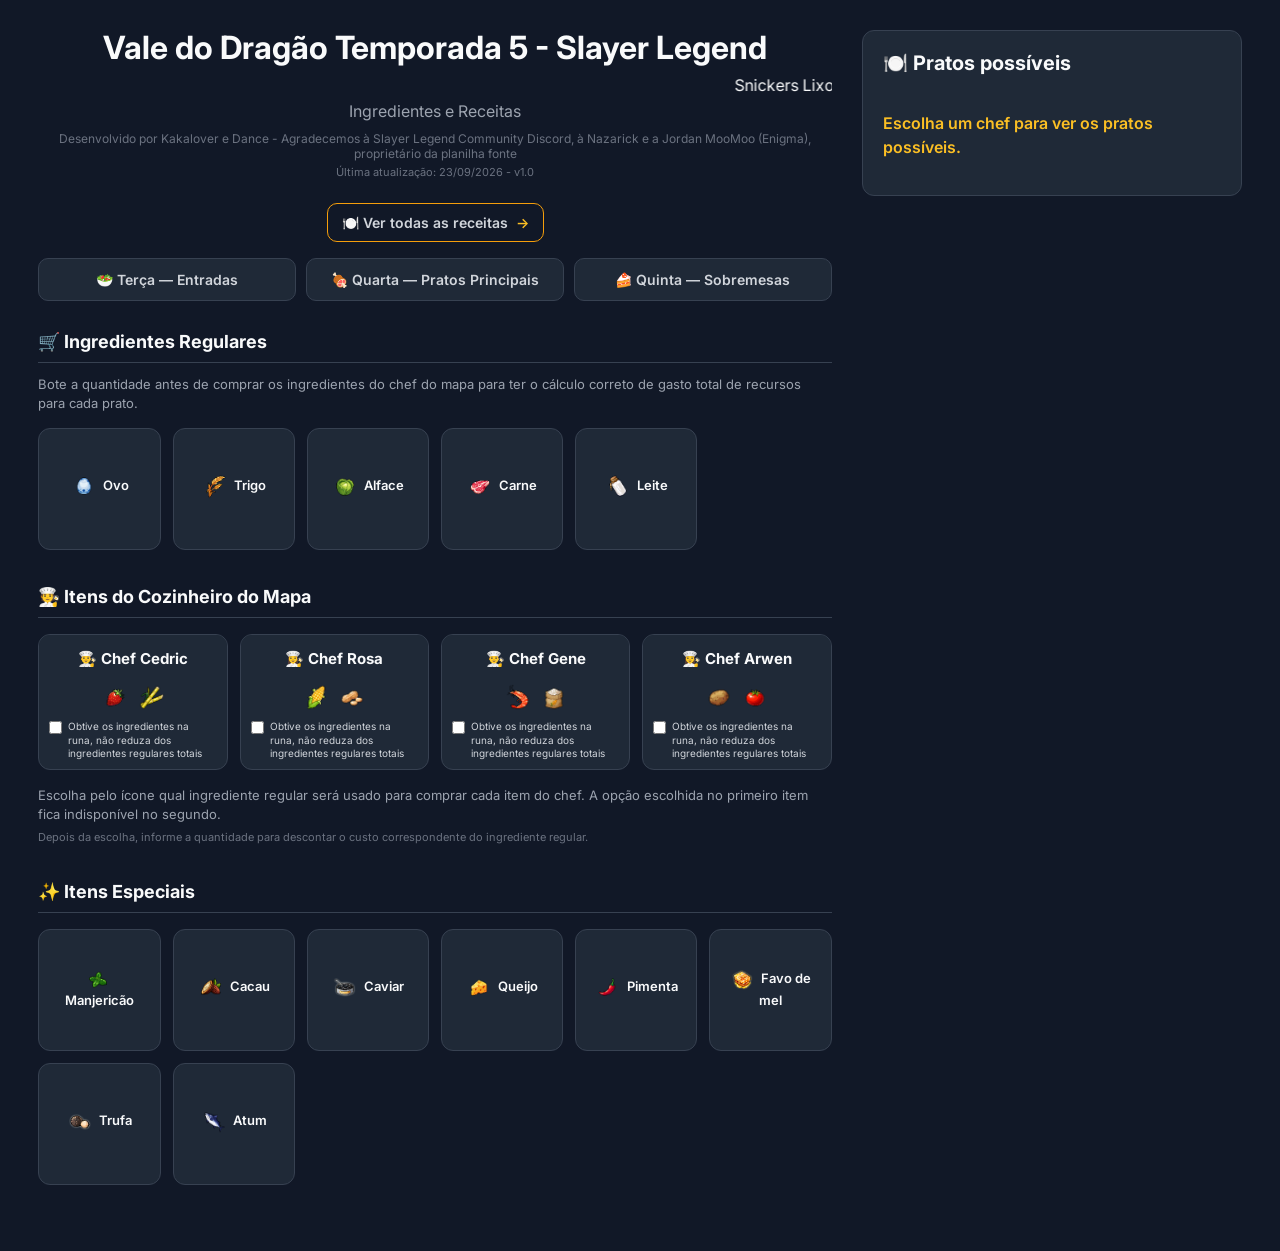
<file: index.html>
<!DOCTYPE html>
<html lang="pt-BR">

<head>
    <meta charset="UTF-8">
    <meta name="viewport" content="width=device-width, initial-scale=1.0">
    <title>Vale do Dragão Temporada 5 - Slayer Legend</title>
    <link rel="preconnect" href="https://fonts.googleapis.com">
    <link rel="preconnect" href="https://fonts.gstatic.com" crossorigin>
    <link href="https://fonts.googleapis.com/css2?family=Inter:wght@400;600;700&display=swap" rel="stylesheet">
    <link rel="stylesheet" href="style.css">
</head>

<body>

    <main class="container">

        <section class="main-content">

            <h1>Vale do Dragão Temporada 5 - Slayer Legend</h1>
            <marquee>Snickers Lixo! - Dance, 2026&nbsp;&nbsp;&nbsp;&nbsp;sai dai mirai nikki - Pevin, 2026&nbsp;&nbsp;&nbsp;&nbsp;,conforme,&nbsp;&nbsp;&nbsp;&nbsp;calma rabo de fada - Pevin, 2026&nbsp;&nbsp;&nbsp;&nbsp;Ban no Tales&nbsp;&nbsp;&nbsp;&nbsp;Mamo pelo amor de deus - Tales, 2025</marquee>
            <p class="subtitle">
                Ingredientes e Receitas
            </p>
            <p class="credits">Desenvolvido por Kakalover e Dance - Agradecemos à Slayer Legend Community Discord, à Nazarick e a Jordan MooMoo (Enigma), proprietário da planilha fonte</p>
            <p class="last-update">Última atualização: 23/09/2026 - v1.0</p>
            <a class="catalog-link catalog-link-top" href="receitas.html">🍽️ Ver todas as receitas <span>→</span></a>

            <!-- DAY SELECTOR -->
            <div class="day-selector">
                <button class="day-btn" data-day="Terca">🥗 Terça — Entradas</button>
                <button class="day-btn" data-day="Quarta">🍖 Quarta — Pratos Principais</button>
                <button class="day-btn" data-day="Quinta">🍰 Quinta — Sobremesas</button>
            </div>

            <!-- REGULAR INGREDIENTS -->
            <section class="ingredients-section">
                <h2>🛒 Ingredientes Regulares</h2>
                <p class="section-note">Bote a quantidade antes de comprar os ingredientes do chef do mapa para ter o cálculo correto de gasto total de recursos para cada prato.</p>
                <div class="ingredients">
                    <div class="ingredient-box">
                        <label for="Ovo"><img class="ingredient-icon" src="assets/ingredients/Ovo.png" alt=""> Ovo</label>
                        <input id="Ovo" type="number" min="0" value="0">
                    </div>
                    <div class="ingredient-box">
                        <label for="Trigo"><img class="ingredient-icon" src="assets/ingredients/Trigo.png" alt=""> Trigo</label>
                        <input id="Trigo" type="number" min="0" value="0">
                    </div>
                    <div class="ingredient-box">
                        <label for="Alface"><img class="ingredient-icon" src="assets/ingredients/Alface.png" alt=""> Alface</label>
                        <input id="Alface" type="number" min="0" value="0">
                    </div>
                    <div class="ingredient-box">
                        <label for="Carne"><img class="ingredient-icon" src="assets/ingredients/Carne.png" alt=""> Carne</label>
                        <input id="Carne" type="number" min="0" value="0">
                    </div>
                    <div class="ingredient-box">
                        <label for="Leite"><img class="ingredient-icon" src="assets/ingredients/Leite.png" alt=""> Leite</label>
                        <input id="Leite" type="number" min="0" value="0">
                    </div>
                </div>
            </section>

            <!-- MAP CHEF -->
            <section class="ingredients-section">
                <h2>🧑‍🍳 Itens do Cozinheiro do Mapa</h2>

                <div class="chefs-container">
                    <div class="chef-card" data-chef="cedric">
                        <div class="chef-header">👨‍🍳 Chef Cedric</div>
                        <div class="chef-preview" aria-label="Ingredientes do Chef Cedric"></div>
                        <label class="chef-checkbox purchased-checkbox"><input type="checkbox"> Eu já comprei os ingredientes, não reduza dos ingredientes regulares totais</label>
                        <label class="chef-checkbox rune-checkbox"><input type="checkbox"> Obtive os ingredientes na runa, não reduza dos ingredientes regulares totais</label>
                        <div class="chef-items">
                            <div class="ingredient-box map-chef-item" data-id="Morango">
                                <label><img class="ingredient-icon" src="assets/ingredients/Morango.png" alt=""> Morango</label>
                                <div class="chef-cost-options" aria-label="Escolha o ingrediente usado para comprar Morango"></div>
                                <input type="number" min="0" step="10" value="0">
                            </div>
                            <div class="ingredient-box map-chef-item" data-id="Cana-de-açúcar">
                                <label><img class="ingredient-icon" src="assets/ingredients/Cana-de-açúcar.png" alt=""> Cana-de-açúcar</label>
                                <div class="chef-cost-options" aria-label="Escolha o ingrediente usado para comprar Cana-de-açúcar"></div>
                                <input type="number" min="0" step="10" value="0">
                            </div>
                        </div>
                    </div>

                    <div class="chef-card" data-chef="rosa">
                        <div class="chef-header">👩‍🍳 Chef Rosa</div>
                        <div class="chef-preview" aria-label="Ingredientes da Chef Rosa"></div>
                        <label class="chef-checkbox purchased-checkbox"><input type="checkbox"> Eu já comprei os ingredientes, não reduza dos ingredientes regulares totais</label>
                        <label class="chef-checkbox rune-checkbox"><input type="checkbox"> Obtive os ingredientes na runa, não reduza dos ingredientes regulares totais</label>
                        <div class="chef-items">
                            <div class="ingredient-box map-chef-item" data-id="Milho">
                                <label><img class="ingredient-icon" src="assets/ingredients/Milho.png" alt=""> Milho</label>
                                <div class="chef-cost-options" aria-label="Escolha o ingrediente usado para comprar Milho"></div>
                                <input type="number" min="0" step="10" value="0">
                            </div>
                            <div class="ingredient-box map-chef-item" data-id="Amendoim">
                                <label><img class="ingredient-icon" src="assets/ingredients/Amendoim.png" alt=""> Amendoim</label>
                                <div class="chef-cost-options" aria-label="Escolha o ingrediente usado para comprar Amendoim"></div>
                                <input type="number" min="0" step="10" value="0">
                            </div>
                        </div>
                    </div>

                    <div class="chef-card" data-chef="gene">
                        <div class="chef-header">👨‍🍳 Chef Gene</div>
                        <div class="chef-preview" aria-label="Ingredientes do Chef Gene"></div>
                        <label class="chef-checkbox purchased-checkbox"><input type="checkbox"> Eu já comprei os ingredientes, não reduza dos ingredientes regulares totais</label>
                        <label class="chef-checkbox rune-checkbox"><input type="checkbox"> Obtive os ingredientes na runa, não reduza dos ingredientes regulares totais</label>
                        <div class="chef-items">
                            <div class="ingredient-box map-chef-item" data-id="Camarão">
                                <label><img class="ingredient-icon" src="assets/ingredients/Camarão.png" alt=""> Camarão</label>
                                <div class="chef-cost-options" aria-label="Escolha o ingrediente usado para comprar Camarão"></div>
                                <input type="number" min="0" step="10" value="0">
                            </div>
                            <div class="ingredient-box map-chef-item" data-id="Arroz">
                                <label><img class="ingredient-icon" src="assets/ingredients/Arroz.png" alt=""> Arroz</label>
                                <div class="chef-cost-options" aria-label="Escolha o ingrediente usado para comprar Arroz"></div>
                                <input type="number" min="0" step="10" value="0">
                            </div>
                        </div>
                    </div>

                    <div class="chef-card" data-chef="arwen">
                        <div class="chef-header">👩‍🍳 Chef Arwen</div>
                        <div class="chef-preview" aria-label="Ingredientes da Chef Arwen"></div>
                        <label class="chef-checkbox purchased-checkbox"><input type="checkbox"> Eu já comprei os ingredientes, não reduza dos ingredientes regulares totais</label>
                        <label class="chef-checkbox rune-checkbox"><input type="checkbox"> Obtive os ingredientes na runa, não reduza dos ingredientes regulares totais</label>
                        <div class="chef-items">
                            <div class="ingredient-box map-chef-item" data-id="Batata">
                                <label><img class="ingredient-icon" src="assets/ingredients/Batata.png" alt=""> Batata</label>
                                <div class="chef-cost-options" aria-label="Escolha o ingrediente usado para comprar Batata"></div>
                                <input type="number" min="0" step="10" value="0">
                            </div>
                            <div class="ingredient-box map-chef-item" data-id="Tomate">
                                <label><img class="ingredient-icon" src="assets/ingredients/Tomate.png" alt=""> Tomate</label>
                                <div class="chef-cost-options" aria-label="Escolha o ingrediente usado para comprar Tomate"></div>
                                <input type="number" min="0" step="10" value="0">
                            </div>
                        </div>
                    </div>
                </div>

                <p class="section-note chef-note">Escolha pelo ícone qual ingrediente regular será usado para comprar cada item do chef. A opção escolhida no primeiro item fica indisponível no segundo.<small>Depois da escolha, informe a quantidade para descontar o custo correspondente do ingrediente regular.</small></p>

                <div id="cost-summary" class="cost-summary" style="display: none;">
                    <strong>Custos para o Cozinheiro:</strong>
                    <span id="cost-text"></span>
                </div>
            </section>

            <!-- SPECIAL INGREDIENTS -->
            <section class="ingredients-section">
                <h2>✨ Itens Especiais</h2>
                <div class="ingredients">
                    <div class="ingredient-box">
                        <label for="Manjericão"><img class="ingredient-icon" src="assets/ingredients/Manjericão.png" alt=""> Manjericão</label>
                        <input id="Manjericão" type="number" min="0" value="0">
                    </div>
                    <div class="ingredient-box">
                        <label for="Cacau"><img class="ingredient-icon" src="assets/ingredients/Cacau.png" alt=""> Cacau</label>
                        <input id="Cacau" type="number" min="0" value="0">
                    </div>
                    <div class="ingredient-box">
                        <label for="Caviar"><img class="ingredient-icon" src="assets/ingredients/Caviar.png" alt=""> Caviar</label>
                        <input id="Caviar" type="number" min="0" value="0">
                    </div>
                    <div class="ingredient-box">
                        <label for="Queijo"><img class="ingredient-icon" src="assets/ingredients/Queijo.png" alt=""> Queijo</label>
                        <input id="Queijo" type="number" min="0" value="0">
                    </div>
                    <div class="ingredient-box">
                        <label for="Pimenta"><img class="ingredient-icon" src="assets/ingredients/Pimenta.png" alt=""> Pimenta</label>
                        <input id="Pimenta" type="number" min="0" value="0">
                    </div>
                    <div class="ingredient-box">
                        <label for="Favo de mel"><img class="ingredient-icon" src="assets/ingredients/Favo de mel.png" alt=""> Favo de mel</label>
                        <input id="Favo de mel" type="number" min="0" value="0">
                    </div>
                    <div class="ingredient-box">
                        <label for="Trufa"><img class="ingredient-icon" src="assets/ingredients/Trufa.png" alt=""> Trufa</label>
                        <input id="Trufa" type="number" min="0" value="0">
                    </div>
                    <div class="ingredient-box">
                        <label for="Atum"><img class="ingredient-icon" src="assets/ingredients/Atum.png" alt=""> Atum</label>
                        <input id="Atum" type="number" min="0" value="0">
                    </div>
                </div>
            </section>

        </section>

        <aside id="results" class="results-panel">
            <h2>🍽️ Pratos possíveis</h2>
            <p class="empty-message">
                Informe seus ingredientes para descobrir
                quais pratos você consegue preparar.
            </p>
        </aside>

    </main>

    <script src="script.js"></script>
    <script data-goatcounter="https://receitadv.goatcounter.com/count"
            async src="//gc.zgo.at/count.js"></script>

</body>

</html>
</file>
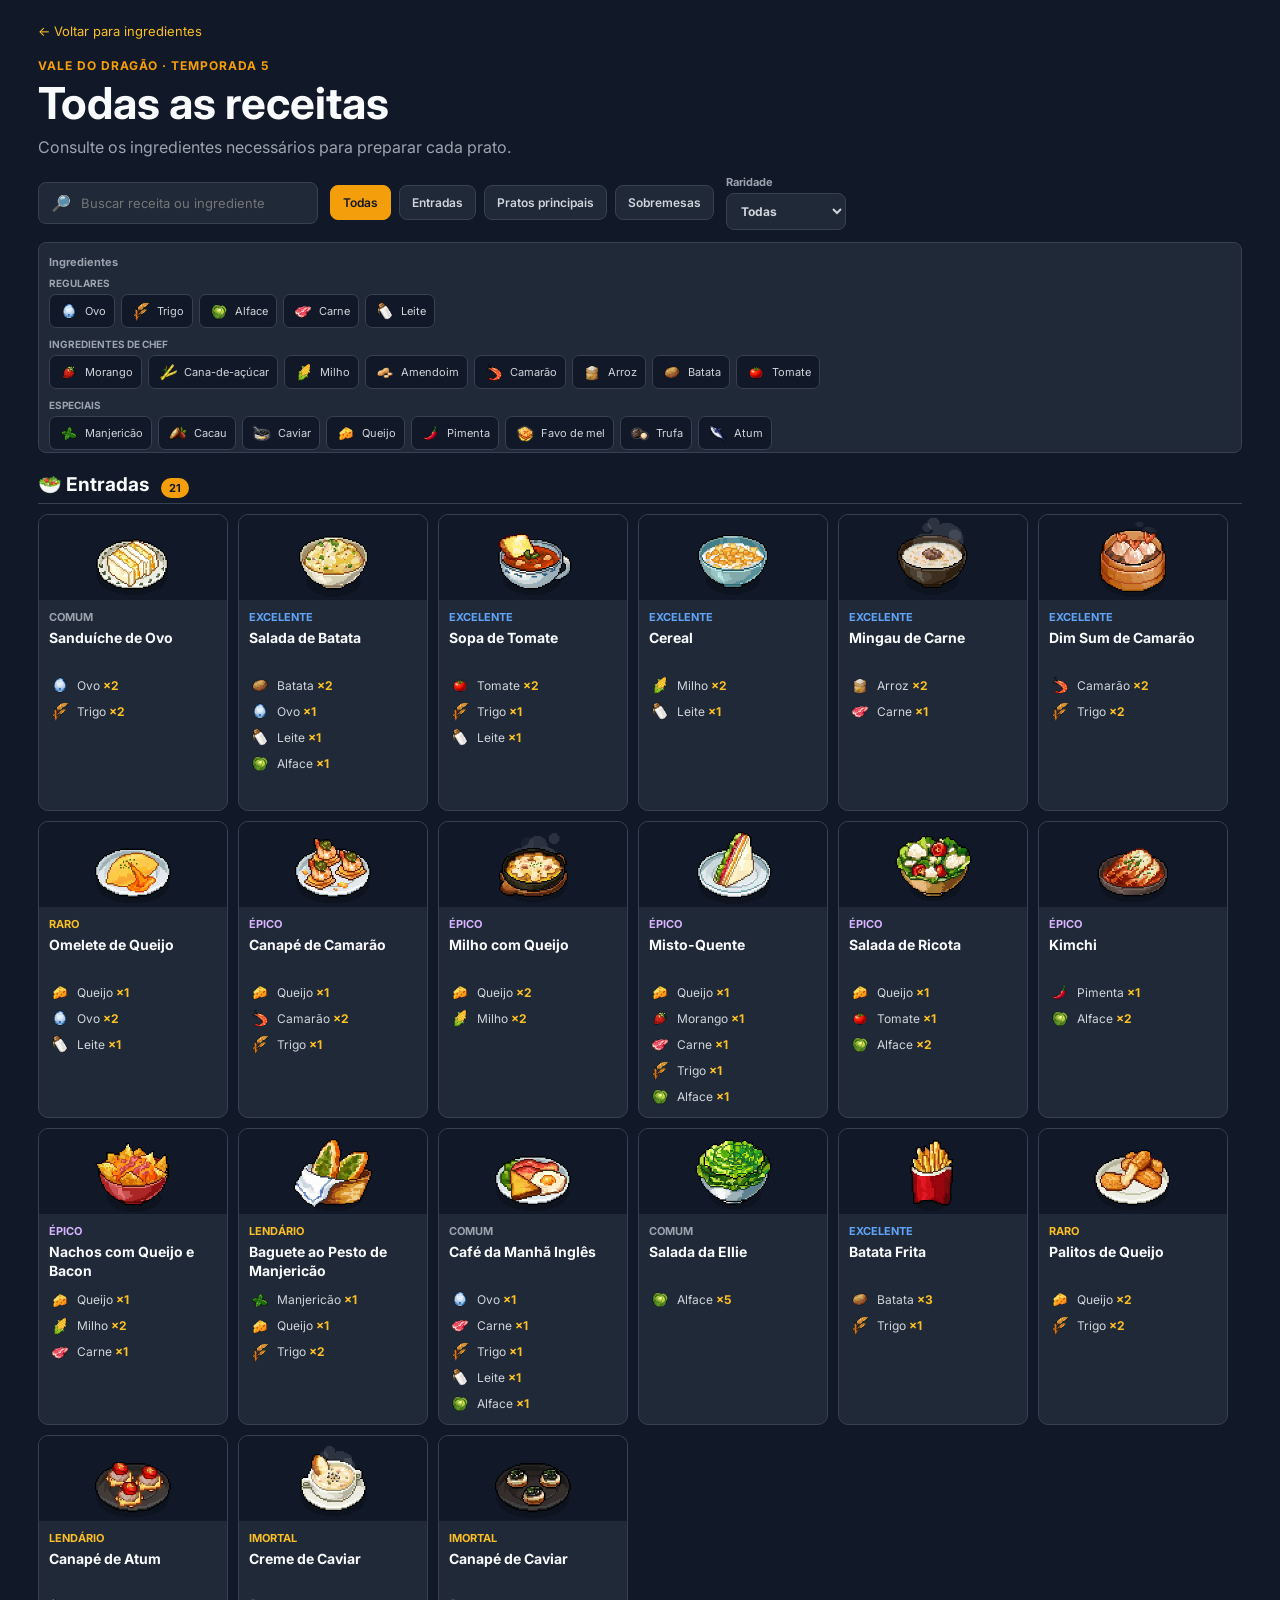
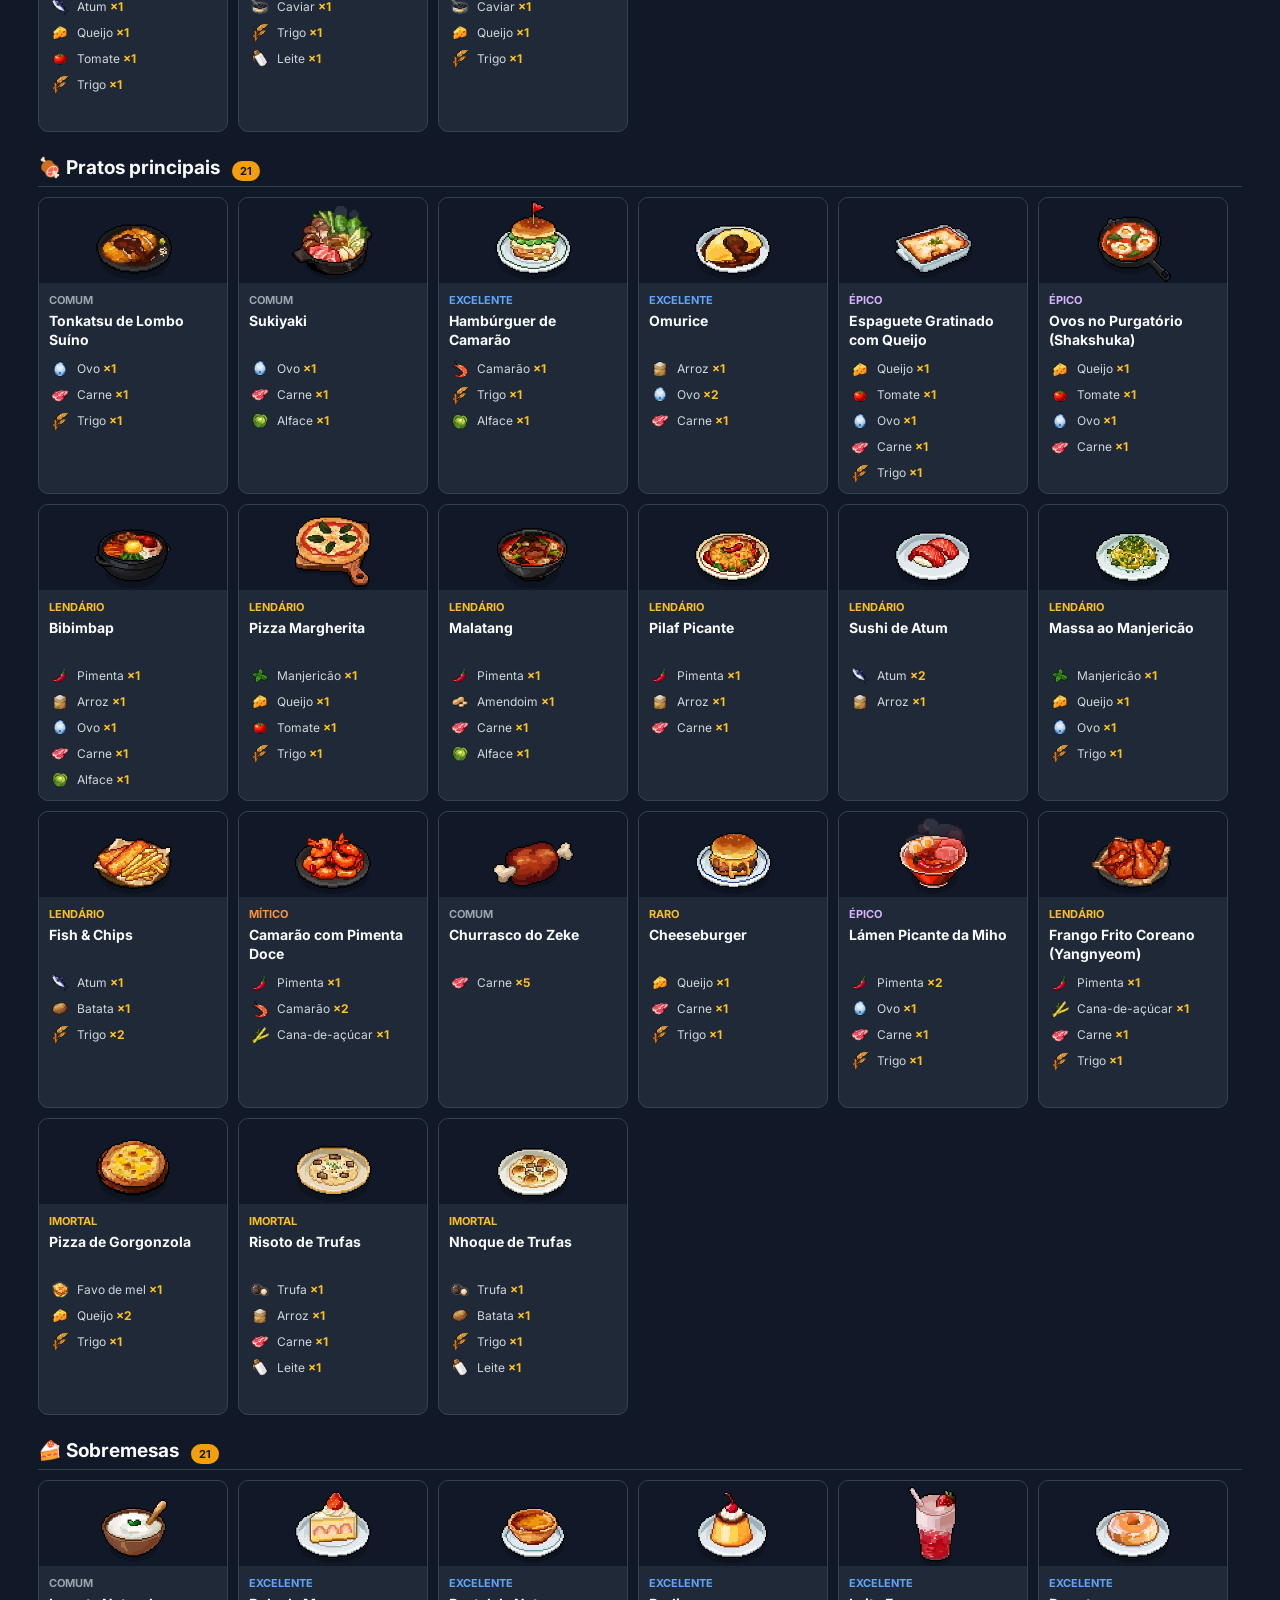
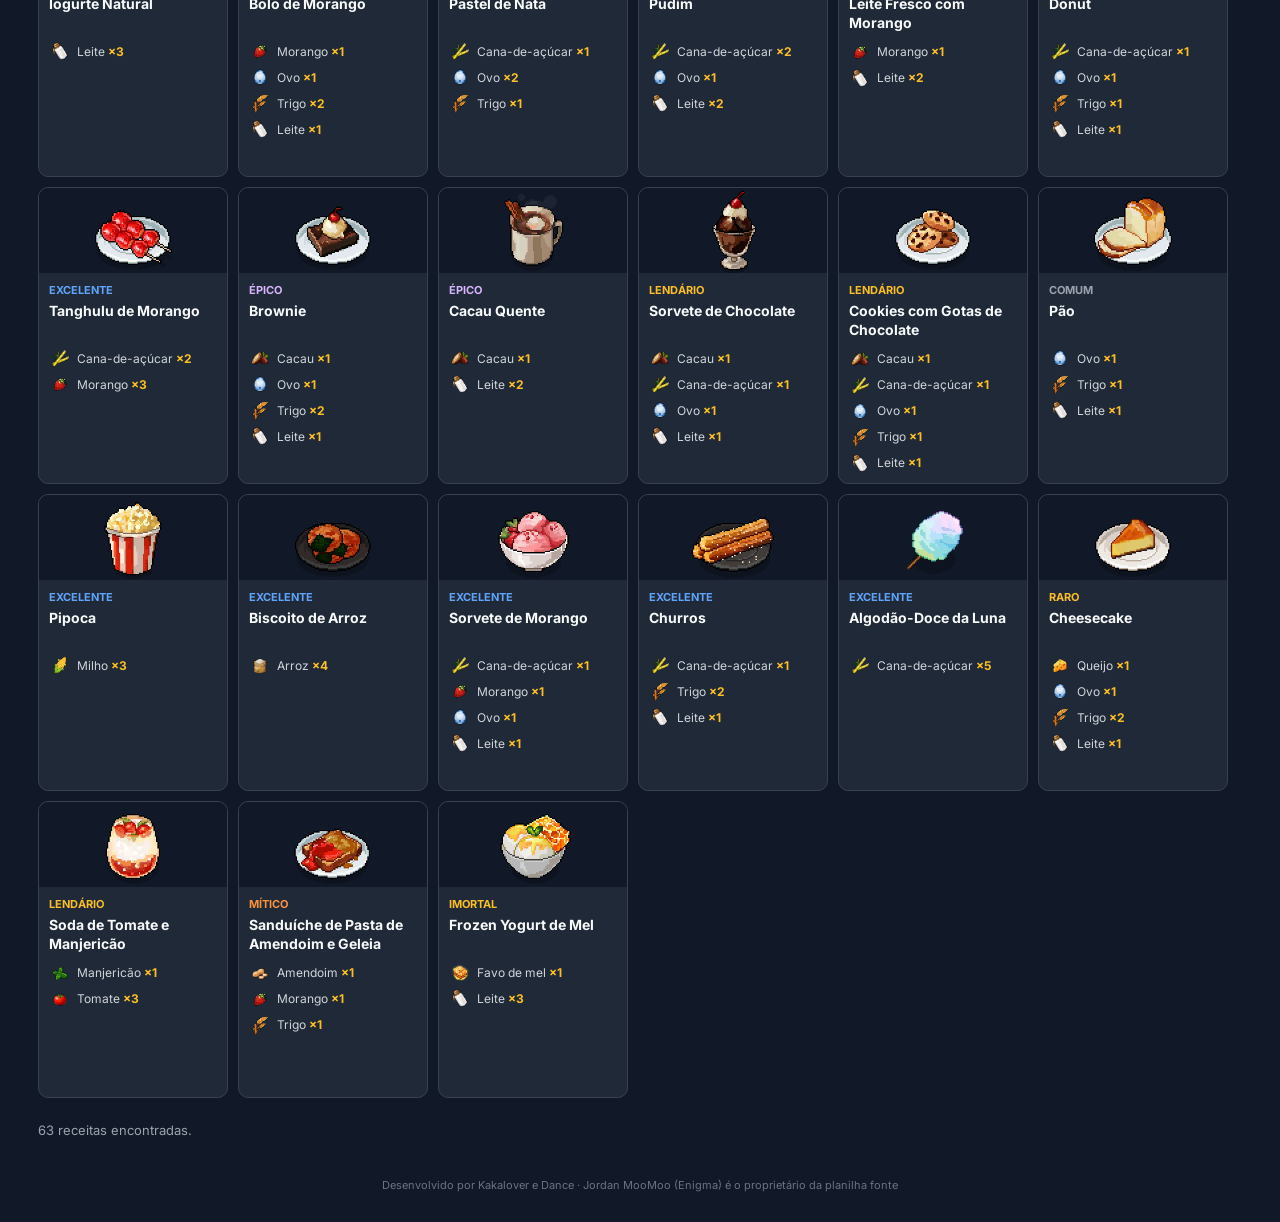
<file: receitas.html>
<!DOCTYPE html>
<html lang="pt-BR">

<head>
    <meta charset="UTF-8">
    <meta name="viewport" content="width=device-width, initial-scale=1.0">
    <title>Todas as receitas - Vale do Dragão Temporada 5</title>
    <link rel="preconnect" href="https://fonts.googleapis.com">
    <link rel="preconnect" href="https://fonts.gstatic.com" crossorigin>
    <link href="https://fonts.googleapis.com/css2?family=Inter:wght@400;600;700&display=swap" rel="stylesheet">
    <link rel="stylesheet" href="receitas.css?v=1.0">
</head>

<body>
    <main class="catalog-page">
        <header class="catalog-header">
            <a class="back-link" href="index.html">← Voltar para ingredientes</a>
            <p class="eyebrow">VALE DO DRAGÃO · TEMPORADA 5</p>
            <h1>Todas as receitas</h1>
            <p class="intro">Consulte os ingredientes necessários para preparar cada prato.</p>
            <div class="catalog-tools">
                <label class="search-field">
                    <span>🔎</span>
                    <input id="recipe-search" type="search" placeholder="Buscar receita ou ingrediente" autocomplete="off">
                </label>
                <div class="category-filters" role="group" aria-label="Filtrar receitas por categoria">
                    <button class="category-btn active" data-category="Todas">Todas</button>
                    <button class="category-btn" data-category="Entrada">Entradas</button>
                    <button class="category-btn" data-category="Prato Principal">Pratos principais</button>
                    <button class="category-btn" data-category="Sobremesa">Sobremesas</button>
                </div>
                <label class="rarity-filter">
                    <span>Raridade</span>
                    <select id="rarity-filter">
                        <option value="Todas">Todas</option>
                    </select>
                </label>
            </div>
            <div class="ingredient-filter-row">
                <span class="filter-label">Ingredientes</span>
                <div id="ingredient-filters" class="ingredient-filters" role="group" aria-label="Filtrar por ingredientes"></div>
            </div>
        </header>

        <div id="recipe-catalog" class="recipe-catalog" aria-live="polite"></div>
        <p id="catalog-status" class="catalog-status">Carregando receitas...</p>

        <footer>
            Desenvolvido por Kakalover e Dance · Jordan MooMoo (Enigma) é o proprietário da planilha fonte
        </footer>
    </main>

    <dialog id="recipe-modal" class="recipe-modal">
        <button id="modal-close" class="modal-close" type="button" aria-label="Fechar detalhes">×</button>
        <div id="modal-content"></div>
    </dialog>

    <script src="receitas.js?v=1.0"></script>
    <script data-goatcounter="https://receitadv.goatcounter.com/count"
            async src="//gc.zgo.at/count.js"></script>
</body>

</html>
</file>
<file: style.css>
* {
    box-sizing: border-box;
}

body {
    margin: 0;
    min-height: 100vh;
    font-family: 'Inter', Arial, sans-serif;
    background: #111827;
    color: #f9fafb;
}


/* =========================================================
   LAYOUT
   ========================================================= */

.container {
    width: min(1400px, 94%);
    margin: 0 auto;
    padding: 30px 0;
    display: grid;
    grid-template-columns: minmax(0, 1fr) 380px;
    gap: 30px;
    align-items: start;
}

.main-content {
    min-width: 0;
}

h1 {
    text-align: center;
    margin: 0 0 8px;
    font-size: 32px;
    line-height: 1.15;
}

.subtitle {
    text-align: center;
    color: #9ca3af;
    margin: 0 0 8px;
    line-height: 1.5;
}

.credits,
.last-update {
    text-align: center;
    color: #6b7280;
    font-size: 12px;
    margin: 0 0 4px;
}

.last-update {
    font-size: 11px;
    margin-bottom: 24px;
}

.day-selector {
    display: flex;
    gap: 10px;
    margin-bottom: 30px;
    flex-wrap: wrap;
}

.day-btn {
    flex: 1;
    min-width: 130px;
    background: #1f2937;
    color: #d1d5db;
    border: 1px solid #374151;
    padding: 12px 10px;
    border-radius: 10px;
    cursor: pointer;
    font-weight: 600;
    font-family: inherit;
    font-size: 14px;
    transition: border-color 0.2s, background 0.2s, color 0.2s;
    text-align: center;
}

.day-btn:hover {
    border-color: #f59e0b;
    color: #f9fafb;
}

.day-btn.active {
    background: #f59e0b;
    color: #111827;
    border-color: #f59e0b;
}

.catalog-link {
    display: inline-block;
    width: fit-content;
    margin: 0 0 16px;
    padding: 10px 14px;
    border: 1px solid #f59e0b;
    border-radius: 10px;
    color: #d1d5db;
    font-size: 14px;
    font-weight: 600;
    text-decoration: none;
    transition: background 0.2s, color 0.2s, transform 0.2s;
}

.catalog-link-top {
    display: block;
    margin: 0 auto 16px;
}

.catalog-link:hover {
    color: #111827;
    background: #f59e0b;
    transform: translateY(-1px);
}

.catalog-link span {
    margin-left: 4px;
    color: #fbbf24;
}

.catalog-link:hover span {
    color: #111827;
}


/* =========================================================
   INGREDIENT SECTIONS
   ========================================================= */

.ingredients-section {
    margin-bottom: 36px;
}

.ingredients-section h2 {
    margin: 0 0 16px;
    font-size: 18px;
    padding-bottom: 10px;
    border-bottom: 1px solid #374151;
}

.section-note {
    color: #9ca3af;
    font-size: 13px;
    line-height: 1.5;
    margin: -4px 0 14px;
}

.chef-note {
    margin: 16px 0 0;
}

.chef-note small {
    display: block;
    margin-top: 4px;
    color: #6b7280;
    font-size: 11px;
}

/* Square grid */
.ingredients {
    display: grid;
    grid-template-columns: repeat(auto-fill, minmax(120px, 1fr));
    gap: 12px;
}

/* Default box: icon + name only, click to reveal counter */
.ingredient-box {
    background: #1f2937;
    border: 1px solid #374151;
    border-radius: 12px;
    padding: 14px 10px;
    cursor: pointer;
    text-align: center;
    aspect-ratio: 1;
    display: flex;
    flex-direction: column;
    justify-content: center;
    align-items: center;
    transition: border-color 0.2s, transform 0.1s;
}

.ingredient-box:hover {
    border-color: #4b5563;
    transform: scale(1.02);
}

.ingredient-box.active {
    border-color: #f59e0b;
}

.ingredient-box label {
    display: block;
    font-weight: 600;
    font-size: 13px;
    word-break: break-word;
    line-height: 1.3;
    margin-bottom: 6px;
}

/* Regular/Special: input hidden until .active */
.ingredients-section > .ingredients .ingredient-box input {
    display: none;
    width: 60%;
    text-align: center;
    padding: 6px 8px;
    border-radius: 8px;
    border: 1px solid #4b5563;
    background: #111827;
    color: white;
    font-size: 15px;
    outline: none;
    font-family: inherit;
}

.ingredients-section > .ingredients .ingredient-box.active input {
    display: block;
}

.ingredient-box input:focus {
    border-color: #f59e0b;
    box-shadow: 0 0 0 2px rgba(245,158,11,0.15);
}


/* =========================================================
   CHEF CARDS
   ========================================================= */

.chefs-container {
    display: grid;
    grid-template-columns: repeat(auto-fill, minmax(170px, 1fr));
    gap: 12px;
}

.chef-card {
    width: 100%;
    min-width: 0;
    background: #1f2937;
    border: 1px solid #374151;
    border-radius: 12px;
    overflow: hidden;
    transition: border-color 0.2s, transform 0.2s;
}

.chef-card.active {
    border-color: #f59e0b;
}

.chef-card.rune-active {
    border-color: #38bdf8;
}

.chef-card.chef-blocked {
    border-color: #ef4444;
    transform: translateX(3px);
}

.chef-header {
    padding: 14px;
    font-weight: 700;
    font-size: 15px;
    cursor: pointer;
    text-align: center;
    user-select: none;
    background: #1f2937;
    transition: background 0.2s;
}

.chef-header:hover {
    background: #374151;
}

.chef-clear {
    display: none;
    margin: 0 10px 8px;
    width: calc(100% - 20px);
    padding: 6px 8px;
    border: 1px solid #4b5563;
    border-radius: 8px;
    background: transparent;
    color: #d1d5db;
    cursor: pointer;
    font: inherit;
    font-size: 11px;
}

.chef-clear:hover {
    border-color: #f59e0b;
    color: #f59e0b;
}

.chef-card.active .chef-clear {
    display: block;
}

.chef-checkbox {
    display: none;
    gap: 6px;
    align-items: flex-start;
    padding: 0 10px 8px;
    color: #d1d5db;
    font-size: 11px;
    line-height: 1.35;
    cursor: pointer;
}

.chef-card.active .purchased-checkbox {
    display: flex;
}

.chef-card.rune-active .purchased-checkbox {
    display: none;
}

.chef-card .rune-checkbox {
    display: flex;
    padding: 0 10px 8px;
    font-size: 10px;
}

.chef-card.rune-active .rune-checkbox {
    color: #7dd3fc;
}

.chef-checkbox input {
    flex: 0 0 auto;
    margin: 1px 0 0;
    accent-color: #f59e0b;
}

.chef-preview {
    display: flex;
    gap: 6px;
    justify-content: center;
    min-height: 34px;
    padding: 0 10px 8px;
}

.chef-preview img {
    width: 30px;
    height: 30px;
    object-fit: contain;
}

.chef-items {
    display: none;
    flex-direction: column;
    gap: 12px;
    padding: 12px;
    background: #111827;
}

.chef-card.active .chef-items {
    display: flex;
}

/* Map chef items: always show input (no click-to-reveal) */
.map-chef-item {
    width: 100%;
    min-width: 0;
    height: auto !important;
    min-height: 118px;
    aspect-ratio: auto !important;
    padding: 12px !important;
    cursor: default !important;
    border: 1px solid #374151;
    border-radius: 10px;
}

.map-chef-item label {
    flex: 0 0 auto;
    margin-bottom: 10px !important;
}

.chef-cost-options {
    display: flex;
    justify-content: center;
    gap: 6px;
    margin: 4px 0 2px;
}

.chef-cost-btn {
    width: 30px;
    height: 30px;
    padding: 3px;
    border: 1px solid #4b5563;
    border-radius: 8px;
    background: #1f2937;
    cursor: pointer;
    touch-action: manipulation;
    transition: border-color 0.2s, background 0.2s, opacity 0.2s;
}

.chef-cost-btn:hover {
    border-color: #f59e0b;
}

.chef-cost-btn.selected {
    border-color: #f59e0b;
    background: rgba(245, 158, 11, 0.18);
    box-shadow: 0 0 0 1px #f59e0b;
}

.chef-cost-btn:disabled {
    opacity: 0.25;
    cursor: not-allowed;
}

.chef-cost-btn img {
    width: 22px;
    height: 22px;
    object-fit: contain;
}

.chef-cost-selection {
    display: block;
    min-height: 15px;
    margin: 2px 0 6px;
    color: #fbbf24;
    font-size: 10px;
    line-height: 1.3;
}

.map-chef-item:not(.cost-selected) .chef-cost-selection {
    display: none;
}

/* Reveal the counter only after selecting a cost ingredient */
.map-chef-item input {
    display: none !important;
    width: 80%;
    text-align: center;
    padding: 6px 8px;
    border-radius: 8px;
    border: 1px solid #4b5563;
    background: #1f2937;
    color: white;
    font-size: 15px;
    outline: none;
    font-family: inherit;
}

.map-chef-item.cost-selected input {
    display: block !important;
    margin: 8px auto 0;
}

.map-chef-item input:focus {
    border-color: #f59e0b;
    box-shadow: 0 0 0 2px rgba(245,158,11,0.15);
}

.map-chef-item.disabled {
    opacity: 0.45;
    pointer-events: none;
}

.map-chef-item.cannot-afford {
    opacity: 0.45;
}

.map-chef-item.cannot-afford input {
    border-color: #ef4444;
}

.ingredient-warning {
    display: block;
    margin-top: 7px;
    color: #fca5a5;
    font-size: 10px;
    line-height: 1.3;
}

/* Cost summary */
.cost-summary {
    margin-top: 16px;
    padding: 12px 16px;
    background: #1f2937;
    border-radius: 8px;
    border: 1px solid #f59e0b;
    color: #f59e0b;
    font-size: 14px;
}


/* =========================================================
   RESULTS PANEL
   ========================================================= */

.results-panel {
    position: sticky;
    top: 20px;
    background: #1f2937;
    border: 1px solid #374151;
    border-radius: 12px;
    padding: 20px;
    max-height: calc(100vh - 40px);
    overflow-y: auto;
}

.results-panel h2 {
    margin: 0 0 20px;
    font-size: 20px;
}

.empty-message {
    color: #9ca3af;
    line-height: 1.5;
    margin: 0;
}


/* =========================================================
   RECIPE CARDS
   ========================================================= */

.recipe {
    background: #111827;
    border: 1px solid #374151;
    border-radius: 10px;
    padding: 15px;
    margin-bottom: 12px;
}

.recipe-image {
    display: block;
    width: 100%;
    max-height: 72px;
    object-fit: contain;
    margin-bottom: 12px;
    border-radius: 8px;
    background: #1f2937;
}

.recipe:last-child {
    margin-bottom: 0;
}

.recipe h3 {
    margin: 0 0 7px;
    font-size: 17px;
    line-height: 1.3;
}

.recipe-info {
    color: #9ca3af;
    font-size: 13px;
    margin-bottom: 10px;
}

.recipe-bonus {
    margin-top: 10px;
    padding-top: 8px;
    border-top: 1px solid #374151;
    color: #a7f3d0;
    font-size: 11px;
    line-height: 1.4;
}

.chef-required-message {
    padding: 16px 0;
    color: #fbbf24;
    font-weight: 600;
}

.recipe-portions {
    display: none;
    font-size: 16px;
    font-weight: bold;
    color: #f59e0b;
}

.recipe-ingredients {
    margin-top: 10px;
    color: #d1d5db;
    font-size: 13px;
    line-height: 1.5;
}

.recipe-ingredient {
    display: inline-flex;
    gap: 4px;
    align-items: center;
    white-space: nowrap;
}

.recipe-ingredient img {
    width: 20px;
    height: 20px;
    object-fit: contain;
    vertical-align: middle;
}

.ingredient-icon {
    width: 26px;
    height: 26px;
    margin-right: 3px;
    object-fit: contain;
    vertical-align: middle;
}

.recipe-ingredient {
    display: inline-flex;
    gap: 4px;
    align-items: center;
    white-space: nowrap;
}

.recipe-ingredient img {
    width: 20px;
    height: 20px;
    object-fit: contain;
    vertical-align: middle;
}

.recipe.highlight {
    border-color: #f59e0b;
    box-shadow: 0 0 12px rgba(245,158,11,0.2);
}

.recipe.highlight::before {
    content: "✨ Destaque do Dia";
    display: inline-block;
    background: #f59e0b;
    color: #111827;
    font-size: 11px;
    font-weight: bold;
    padding: 3px 8px;
    border-radius: 10px;
    margin-bottom: 8px;
}

.recipe.dimmed {
    opacity: 0.4;
}

.suggestions-heading {
    margin: 22px 0 12px;
    padding-top: 16px;
    border-top: 1px solid #374151;
    color: #fbbf24;
    font-size: 15px;
}

.recipe-suggestion {
    border-style: dashed;
    border-color: #6b7280;
    opacity: 0.82;
}

.trade-suggestion {
    margin-top: 8px;
    color: #fbbf24;
    font-size: 12px;
    font-weight: 700;
}


/* =========================================================
   SCROLLBAR
   ========================================================= */

.results-panel::-webkit-scrollbar { width: 7px; }
.results-panel::-webkit-scrollbar-track { background: #111827; border-radius: 10px; }
.results-panel::-webkit-scrollbar-thumb { background: #4b5563; border-radius: 10px; }
.results-panel::-webkit-scrollbar-thumb:hover { background: #6b7280; }


/* =========================================================
   RESPONSIVE
   ========================================================= */

@media (max-width: 1100px) {
    .container { grid-template-columns: minmax(0, 1fr) 320px; }
}

@media (max-width: 800px) {
    .container { grid-template-columns: 1fr; }
    .results-panel { position: static; max-height: none; order: 2; }
}

@media (max-width: 500px) {
    .container { width: 92%; padding: 16px 0 24px; gap: 22px; }
    h1 { font-size: 24px; line-height: 1.18; }
    .subtitle { font-size: 14px; }
    .credits { font-size: 11px; line-height: 1.4; }
    .last-update { margin-bottom: 16px; }
    .catalog-link { width: 100%; text-align: center; }
    .ingredients { grid-template-columns: repeat(2, minmax(0, 1fr)); gap: 9px; }
    .ingredient-box { height: 128px; min-height: 0; padding: 10px 6px; aspect-ratio: auto; }
    .ingredients-section h2 { font-size: 17px; }
    .chefs-container { grid-template-columns: 1fr; }
    .chef-items { gap: 14px; padding: 14px; }
    .map-chef-item { height: auto !important; min-height: 142px; padding: 14px !important; }
    .chef-cost-options { gap: 8px; margin-top: 6px; }
    .chef-cost-btn { width: 42px; height: 42px; padding: 6px; }
    .chef-cost-btn img { width: 28px; height: 28px; }
    .map-chef-item.cost-selected input { width: min(180px, 100%); }
    .day-selector { flex-direction: column; }
    .day-btn { min-height: 48px; }
    .results-panel { padding: 16px; }
}
</file>
<file: receitas.css>
* {
    box-sizing: border-box;
}

body {
    margin: 0;
    min-height: 100vh;
    color: #f9fafb;
    background: #111827;
    font-family: 'Inter', Arial, sans-serif;
}

.catalog-page {
    width: min(1400px, 94%);
    margin: 0 auto;
    padding: 20px 0 30px;
}

.catalog-header {
    margin-bottom: 20px;
}

.back-link {
    color: #fbbf24;
    font-size: 13px;
    text-decoration: none;
}

.back-link:hover {
    color: #fef3c7;
}

.eyebrow {
    margin: 18px 0 6px;
    color: #f59e0b;
    font-size: 12px;
    font-weight: 700;
    letter-spacing: 1px;
}

h1 {
    margin: 0;
    font-size: clamp(28px, 5vw, 44px);
    line-height: 1.1;
}

.intro {
    margin: 8px 0 16px;
    color: #9ca3af;
    line-height: 1.5;
}

.catalog-tools {
    display: flex;
    gap: 12px;
    align-items: center;
    flex-wrap: wrap;
}

.rarity-filter {
    display: grid;
    gap: 4px;
    color: #9ca3af;
    font-size: 11px;
    font-weight: 700;
}

.rarity-filter select {
    min-width: 120px;
    padding: 9px 10px;
    border: 1px solid #374151;
    border-radius: 8px;
    color: #d1d5db;
    background: #1f2937;
    cursor: pointer;
    font: inherit;
    font-size: 12px;
}

.search-field {
    display: flex;
    gap: 8px;
    align-items: center;
    min-width: min(100%, 280px);
    padding: 10px 12px;
    border: 1px solid #374151;
    border-radius: 8px;
    background: #1f2937;
}

.search-field input {
    width: 100%;
    border: 0;
    outline: 0;
    color: #f9fafb;
    background: transparent;
    font: inherit;
    font-size: 13px;
}

.category-filters {
    display: flex;
    gap: 8px;
    flex-wrap: wrap;
}

.category-btn {
    padding: 9px 12px;
    border: 1px solid #374151;
    border-radius: 8px;
    color: #d1d5db;
    background: #1f2937;
    cursor: pointer;
    font: inherit;
    font-size: 12px;
    font-weight: 600;
}

.category-btn:hover,
.category-btn.active {
    border-color: #f59e0b;
    color: #111827;
    background: #f59e0b;
}

.ingredient-filter-row {
    display: grid;
    gap: 8px;
    margin-top: 12px;
    padding-top: 12px;
    border: 1px solid #374151;
    border-radius: 8px;
    padding-left: 10px;
    padding-right: 10px;
    background: #1f2937;
}

.filter-label {
    color: #9ca3af;
    font-size: 11px;
    font-weight: 700;
}

.ingredient-filters {
    display: grid;
    gap: 8px;
}

.ingredient-filter-group {
    display: grid;
    gap: 5px;
}

.ingredient-filter-group h3 {
    margin: 0;
    color: #9ca3af;
    font-size: 10px;
    font-weight: 700;
    text-transform: uppercase;
}

.ingredient-filters-row {
    display: flex;
    gap: 6px;
    overflow-x: auto;
    padding-bottom: 2px;
    scrollbar-width: none;
}

.ingredient-filters-row::-webkit-scrollbar {
    display: none;
}

.ingredient-filter-btn {
    display: inline-flex;
    flex: 0 0 auto;
    gap: 5px;
    align-items: center;
    padding: 5px 8px;
    border: 1px solid #374151;
    border-radius: 7px;
    color: #d1d5db;
    background: #111827;
    cursor: pointer;
    font: inherit;
    font-size: 11px;
}

.ingredient-filter-btn:hover,
.ingredient-filter-btn.active {
    border-color: #f59e0b;
    color: #111827;
    background: #f59e0b;
}

.ingredient-filter-btn img {
    width: 22px;
    height: 22px;
    object-fit: contain;
}

.recipe-category {
    margin-bottom: 24px;
}

.category-heading {
    display: flex;
    gap: 12px;
    align-items: center;
    margin-bottom: 10px;
    border-bottom: 1px solid #374151;
}

.category-heading h2 {
    margin: 0 0 7px;
    font-size: 19px;
}

.category-heading span {
    padding: 3px 8px;
    border-radius: 12px;
    color: #111827;
    background: #f59e0b;
    font-size: 11px;
    font-weight: 700;
}

.recipe-grid {
    display: grid;
    grid-template-columns: repeat(auto-fill, minmax(170px, 190px));
    gap: 10px;
    justify-content: start;
}

.catalog-card {
    display: flex;
    flex-direction: column;
    height: 297px;
    overflow: hidden;
    border: 1px solid #374151;
    border-radius: 10px;
    background: #1f2937;
    cursor: pointer;
    transition: border-color 0.18s, transform 0.18s;
}

.catalog-card:hover,
.catalog-card:focus-visible {
    border-color: #f59e0b;
    outline: 0;
    transform: translateY(-2px);
}

.catalog-card > img {
    display: block;
    width: 100%;
    height: 85px;
    object-fit: contain;
    background: #111827;
}

.catalog-card-body {
    display: flex;
    flex: 1;
    flex-direction: column;
    padding: 10px;
}

.recipe-rarity {
    margin: 0 0 5px;
    color: #fbbf24;
    font-size: 11px;
    font-weight: 700;
    text-transform: uppercase;
}

.rarity-common .recipe-rarity,
.rarity-text-common { color: #9ca3af; }

.rarity-rare .recipe-rarity,
.rarity-text-rare { color: #60a5fa; }

.rarity-epic .recipe-rarity,
.rarity-text-epic { color: #d8b4fe; }

.rarity-legendary .recipe-rarity,
.rarity-text-legendary { color: #fbbf24; }

.rarity-mythic .recipe-rarity,
.rarity-text-mythic { color: #fb923c; }

.catalog-card h3 {
    min-height: 36px;
    margin: 0 0 9px;
    font-size: 14px;
    line-height: 1.3;
}

.ingredient-costs {
    display: grid;
    gap: 4px;
    margin: 0;
    padding: 0;
    color: #d1d5db;
    font-size: 12px;
    list-style: none;
}

.ingredient-quantity {
    color: #fbbf24;
    font-weight: 700;
}

.ingredient-costs li {
    display: flex;
    gap: 6px;
    align-items: center;
}

.ingredient-costs img {
    width: 22px;
    height: 22px;
    object-fit: contain;
    flex: 0 0 22px;
}

.catalog-status {
    color: #9ca3af;
    font-size: 13px;
}

footer {
    margin-top: 40px;
    color: #6b7280;
    font-size: 11px;
    text-align: center;
}

.recipe-modal {
    width: min(520px, 92vw);
    max-height: 90vh;
    overflow-y: auto;
    padding: 24px;
    border: 1px solid #4b5563;
    border-radius: 12px;
    color: #f9fafb;
    background: #1f2937;
}

.recipe-modal::backdrop {
    background: rgba(3, 7, 18, 0.78);
}

.modal-close {
    position: absolute;
    top: 10px;
    right: 12px;
    width: 32px;
    height: 32px;
    border: 1px solid #4b5563;
    border-radius: 50%;
    color: #d1d5db;
    background: #111827;
    cursor: pointer;
    font-size: 22px;
    line-height: 1;
}

.modal-image {
    display: block;
    width: 100%;
    height: 190px;
    object-fit: contain;
    margin-bottom: 16px;
    background: #111827;
}

.recipe-modal h2 {
    margin: 0 0 5px;
    font-size: 24px;
}

.modal-category,
.modal-detail {
    color: #9ca3af;
    font-size: 13px;
}

.recipe-modal h3 {
    margin: 20px 0 8px;
    font-size: 15px;
}

.modal-ingredients {
    display: grid;
    grid-template-columns: repeat(2, minmax(0, 1fr));
    gap: 8px;
    margin: 0;
    padding: 0;
    list-style: none;
}

.modal-ingredients li {
    display: flex;
    gap: 8px;
    align-items: center;
    min-width: 0;
    padding: 6px 8px;
    border: 1px solid #374151;
    border-radius: 8px;
    color: #d1d5db;
    background: #111827;
    font-size: 13px;
}

.modal-ingredients li img {
    width: 36px;
    height: 36px;
    flex: 0 0 36px;
    object-fit: contain;
}

.modal-ingredients li span {
    min-width: 0;
    overflow: hidden;
    text-overflow: ellipsis;
    white-space: nowrap;
}

@media (max-width: 520px) {
    .modal-ingredients {
        grid-template-columns: 1fr;
    }
}

@media (max-width: 600px) {
    .catalog-page {
        width: 92%;
        padding-top: 20px;
    }

    .catalog-tools,
    .search-field {
        width: 100%;
    }

    .category-filters {
        width: 100%;
    }

    .rarity-filter,
    .rarity-filter select {
        width: 100%;
    }

    .ingredient-filter-row {
        width: 100%;
    }

    .category-btn {
        flex: 1;
        min-width: 0;
        min-height: 46px;
        padding: 8px 6px;
        line-height: 1.15;
    }

    .recipe-grid {
        grid-template-columns: repeat(2, minmax(0, 1fr));
        gap: 9px;
    }

    .catalog-card {
        height: 270px;
    }

    .catalog-card > img {
        height: 72px;
    }

    .catalog-card-body {
        padding: 9px;
    }

    .catalog-card h3 {
        min-height: 38px;
        font-size: 13px;
    }

    .ingredient-costs {
        font-size: 11px;
    }

    .ingredient-costs img {
        width: 20px;
        height: 20px;
        flex-basis: 20px;
    }
}
</file>
